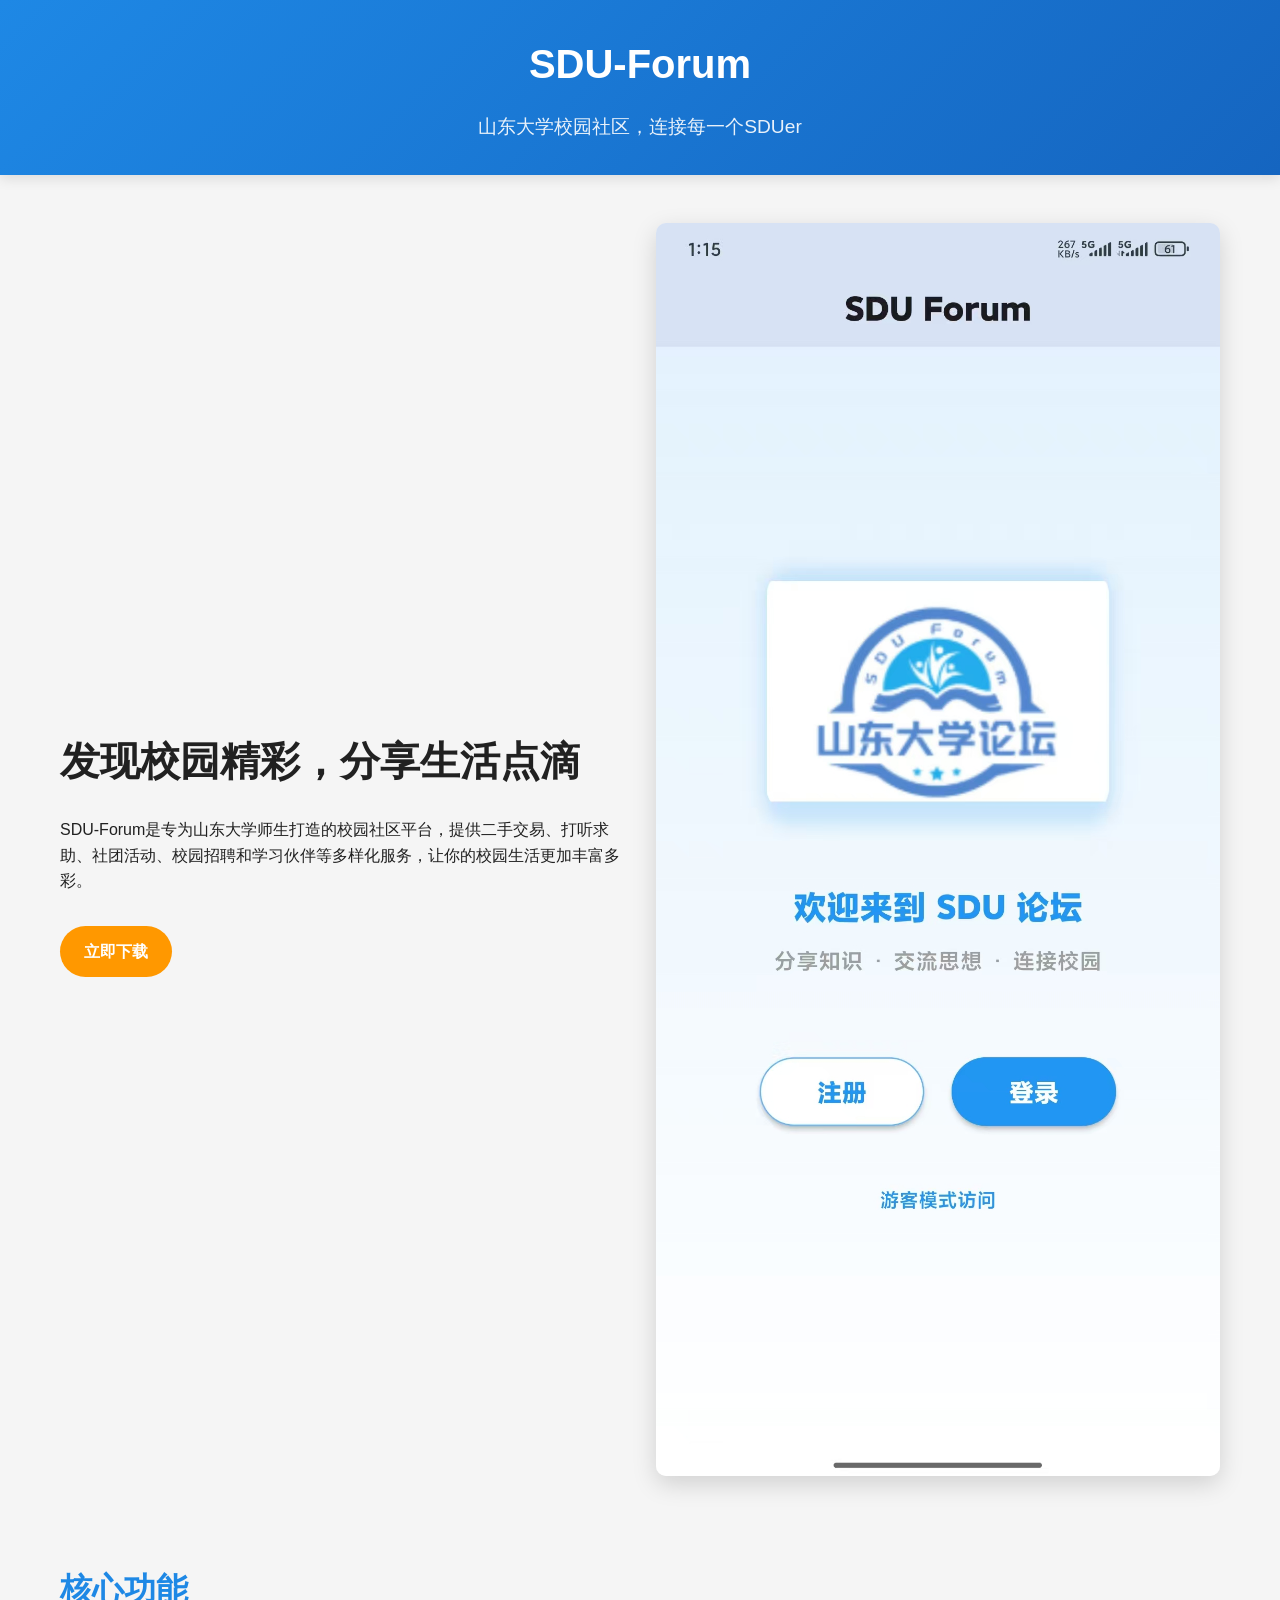
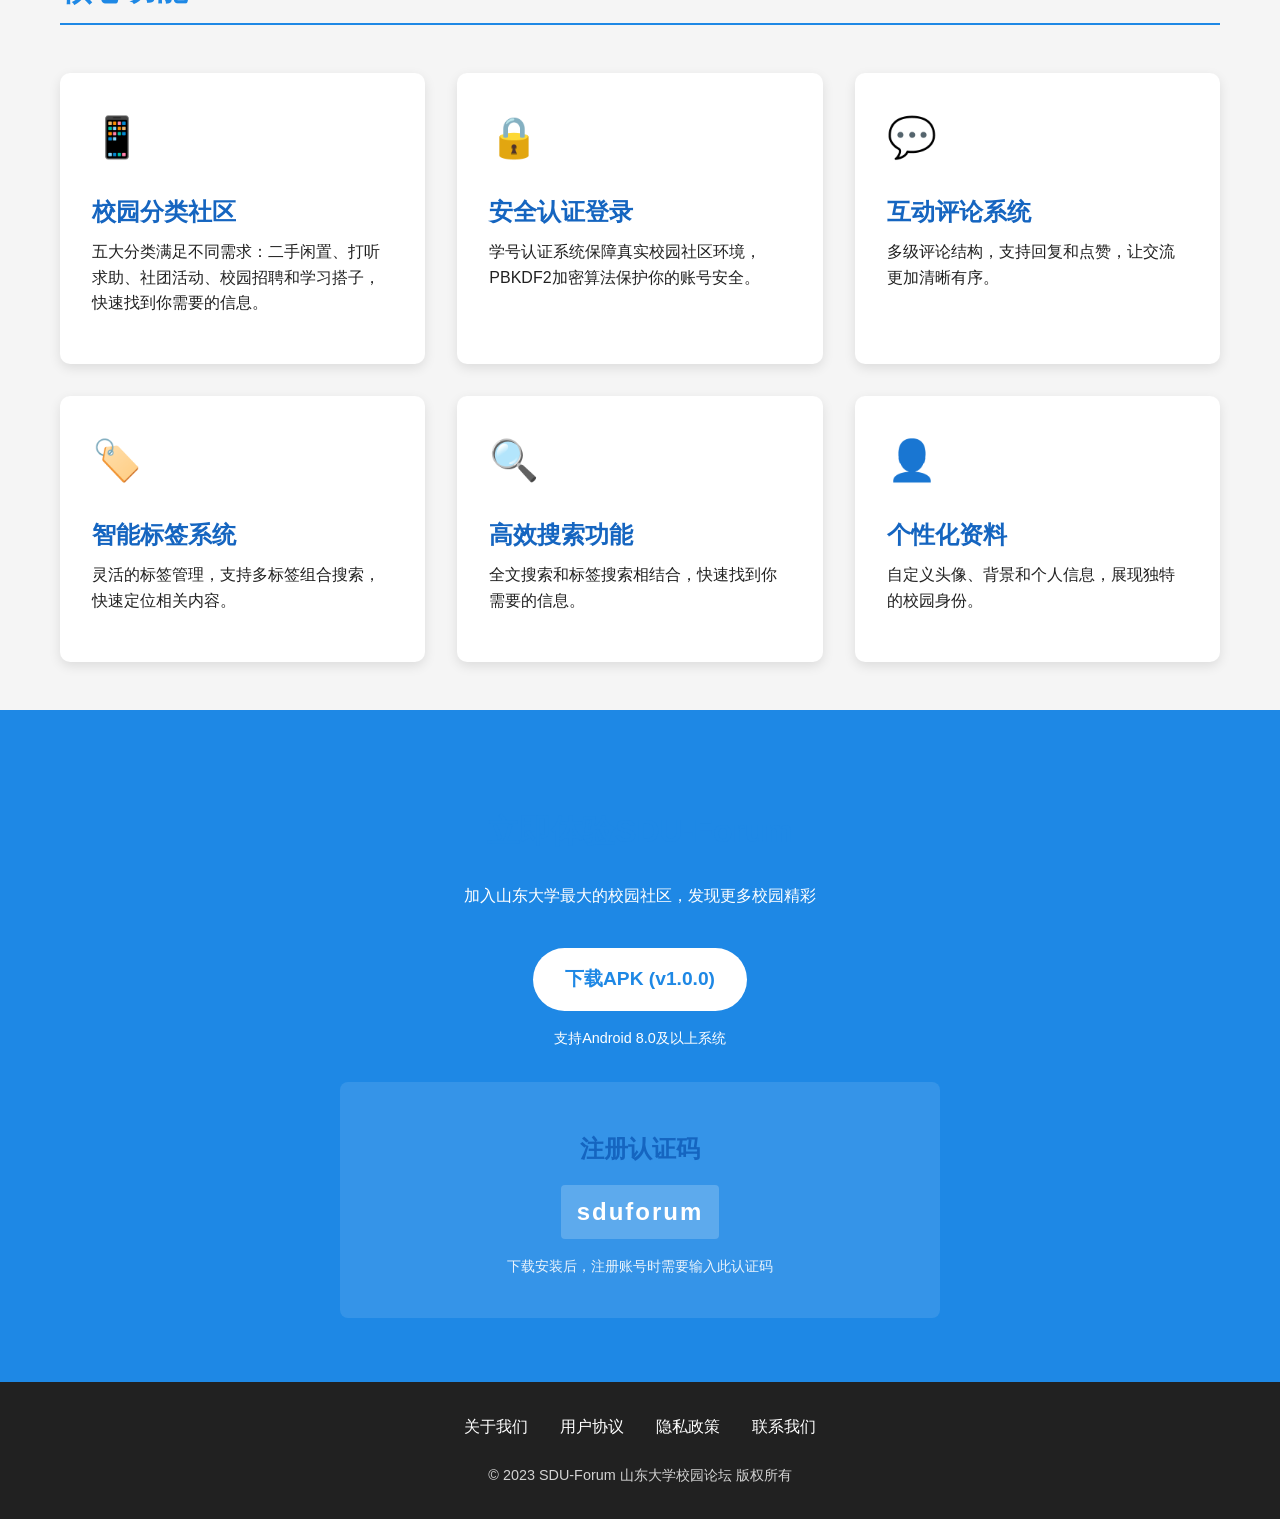
<file: 后台管理系统/前端/介绍与下载网页/index.html>
<!DOCTYPE html>
<html lang="zh-CN">

<head>
    <meta charset="UTF-8">
    <meta name="viewport" content="width=device-width, initial-scale=1.0">
    <title>SDU-Forum - 山东大学校园论坛</title>
    <style>
        :root {
            --primary-color: #1e88e5;
            --secondary-color: #1565c0;
            --accent-color: #ff9800;
            --light-color: #f5f5f5;
            --dark-color: #212121;
            --success-color: #4caf50;
            --danger-color: #f44336;
        }

        * {
            margin: 0;
            padding: 0;
            box-sizing: border-box;
            font-family: 'Segoe UI', Tahoma, Geneva, Verdana, sans-serif;
        }

        body {
            background-color: var(--light-color);
            color: var(--dark-color);
            line-height: 1.6;
        }

        header {
            background: linear-gradient(135deg, var(--primary-color), var(--secondary-color));
            color: white;
            padding: 2rem 0;
            text-align: center;
            box-shadow: 0 4px 12px rgba(0, 0, 0, 0.1);
        }

        .logo {
            font-size: 2.5rem;
            font-weight: bold;
            margin-bottom: 1rem;
        }

        .slogan {
            font-size: 1.2rem;
            opacity: 0.9;
        }

        .container {
            max-width: 1200px;
            margin: 0 auto;
            padding: 0 20px;
        }

        .hero {
            display: flex;
            align-items: center;
            justify-content: space-between;
            padding: 3rem 0;
        }

        .hero-text {
            flex: 1;
            padding-right: 2rem;
        }

        .hero-image {
            flex: 1;
            text-align: center;
        }

        .hero-image img {
            max-width: 100%;
            height: auto;
            border-radius: 10px;
            box-shadow: 0 8px 24px rgba(0, 0, 0, 0.15);
        }

        h1 {
            font-size: 2.5rem;
            margin-bottom: 1.5rem;
            color: var(--dark-color);
        }

        h2 {
            font-size: 2rem;
            margin: 2rem 0 1rem;
            color: var(--primary-color);
            border-bottom: 2px solid var(--primary-color);
            padding-bottom: 0.5rem;
        }

        h3 {
            font-size: 1.5rem;
            margin: 1.5rem 0 0.5rem;
            color: var(--secondary-color);
        }

        p {
            margin-bottom: 1rem;
        }

        .btn {
            display: inline-block;
            background-color: var(--primary-color);
            color: white;
            padding: 0.8rem 1.5rem;
            border-radius: 50px;
            text-decoration: none;
            font-weight: bold;
            margin-top: 1rem;
            transition: all 0.3s ease;
            border: none;
            cursor: pointer;
        }

        .btn:hover {
            background-color: var(--secondary-color);
            transform: translateY(-2px);
            box-shadow: 0 4px 8px rgba(0, 0, 0, 0.2);
        }

        .btn-accent {
            background-color: var(--accent-color);
        }

        .btn-accent:hover {
            background-color: #fb8c00;
        }

        .features {
            display: grid;
            grid-template-columns: repeat(auto-fit, minmax(300px, 1fr));
            gap: 2rem;
            margin: 3rem 0;
        }

        .feature-card {
            background-color: white;
            border-radius: 10px;
            padding: 2rem;
            box-shadow: 0 4px 12px rgba(0, 0, 0, 0.1);
            transition: transform 0.3s ease;
        }

        .feature-card:hover {
            transform: translateY(-5px);
            box-shadow: 0 8px 16px rgba(0, 0, 0, 0.15);
        }

        .feature-icon {
            font-size: 2.5rem;
            color: var(--primary-color);
            margin-bottom: 1rem;
        }

        .screenshots {
            display: grid;
            grid-template-columns: repeat(auto-fit, minmax(250px, 1fr));
            gap: 1.5rem;
            margin: 3rem 0;
        }

        .screenshot {
            border-radius: 8px;
            overflow: hidden;
            box-shadow: 0 4px 8px rgba(0, 0, 0, 0.1);
        }

        .screenshot img {
            width: 100%;
            height: auto;
            display: block;
            transition: transform 0.3s ease;
        }

        .screenshot:hover img {
            transform: scale(1.05);
        }

        .download-section {
            background-color: var(--primary-color);
            color: white;
            padding: 4rem 0;
            text-align: center;
            margin-top: 3rem;
        }

        .download-container {
            max-width: 600px;
            margin: 0 auto;
        }

        .download-btn {
            background-color: white;
            color: var(--primary-color);
            font-size: 1.2rem;
            padding: 1rem 2rem;
            margin-top: 1.5rem;
        }

        .download-btn:hover {
            background-color: #e3f2fd;
            color: var(--secondary-color);
        }

        .auth-code-box {
            background-color: rgba(255, 255, 255, 0.1);
            border-radius: 8px;
            padding: 1.5rem;
            margin-top: 2rem;
            text-align: center;
        }

        .auth-code {
            font-size: 1.5rem;
            font-weight: bold;
            letter-spacing: 2px;
            background-color: rgba(255, 255, 255, 0.2);
            padding: 0.5rem 1rem;
            border-radius: 4px;
            display: inline-block;
            margin: 0.5rem 0;
        }

        .auth-note {
            font-size: 0.9rem;
            opacity: 0.9;
            margin-top: 0.5rem;
        }

        footer {
            background-color: var(--dark-color);
            color: white;
            padding: 2rem 0;
            text-align: center;
        }

        .footer-links {
            display: flex;
            justify-content: center;
            gap: 2rem;
            margin-bottom: 1.5rem;
        }

        .footer-links a {
            color: white;
            text-decoration: none;
            transition: color 0.3s ease;
        }

        .footer-links a:hover {
            color: var(--accent-color);
        }

        .copyright {
            opacity: 0.8;
            font-size: 0.9rem;
        }

        @media (max-width: 768px) {
            .hero {
                flex-direction: column;
                text-align: center;
            }

            .hero-text {
                padding-right: 0;
                margin-bottom: 2rem;
            }

            .features {
                grid-template-columns: 1fr;
            }
        }
    </style>
</head>

<body>
    <header>
        <div class="container">
            <div class="logo">SDU-Forum</div>
            <div class="slogan">山东大学校园社区，连接每一个SDUer</div>
        </div>
    </header>

    <main class="container">
        <section class="hero">
            <div class="hero-text">
                <h1>发现校园精彩，分享生活点滴</h1>
                <p>SDU-Forum是专为山东大学师生打造的校园社区平台，提供二手交易、打听求助、社团活动、校园招聘和学习伙伴等多样化服务，让你的校园生活更加丰富多彩。</p>
                <a href="#download" class="btn btn-accent">立即下载</a>
            </div>
            <div class="hero-image">
                <img src="./img.jpg" alt="SDU-Forum应用截图">
            </div>
        </section>

        <section>
            <h2>核心功能</h2>
            <div class="features">
                <div class="feature-card">
                    <div class="feature-icon">📱</div>
                    <h3>校园分类社区</h3>
                    <p>五大分类满足不同需求：二手闲置、打听求助、社团活动、校园招聘和学习搭子，快速找到你需要的信息。</p>
                </div>
                <div class="feature-card">
                    <div class="feature-icon">🔒</div>
                    <h3>安全认证登录</h3>
                    <p>学号认证系统保障真实校园社区环境，PBKDF2加密算法保护你的账号安全。</p>
                </div>
                <div class="feature-card">
                    <div class="feature-icon">💬</div>
                    <h3>互动评论系统</h3>
                    <p>多级评论结构，支持回复和点赞，让交流更加清晰有序。</p>
                </div>
                <div class="feature-card">
                    <div class="feature-icon">🏷️</div>
                    <h3>智能标签系统</h3>
                    <p>灵活的标签管理，支持多标签组合搜索，快速定位相关内容。</p>
                </div>
                <div class="feature-card">
                    <div class="feature-icon">🔍</div>
                    <h3>高效搜索功能</h3>
                    <p>全文搜索和标签搜索相结合，快速找到你需要的信息。</p>
                </div>
                <div class="feature-card">
                    <div class="feature-icon">👤</div>
                    <h3>个性化资料</h3>
                    <p>自定义头像、背景和个人信息，展现独特的校园身份。</p>
                </div>
            </div>
        </section>
    </main>

    <section id="download" class="download-section">
        <div class="download-container">
            <h2>立即体验SDU-Forum</h2>
            <p>加入山东大学最大的校园社区，发现更多校园精彩</p>
            <a href="sdu-forum.apk" class="btn download-btn" download="SDU-Forum.apk">下载APK (v1.0.0)</a>
            <p style="margin-top: 1rem; font-size: 0.9rem;">支持Android 8.0及以上系统</p>

            <div class="auth-code-box">
                <h3>注册认证码</h3>
                <div class="auth-code">sduforum</div>
                <p class="auth-note">下载安装后，注册账号时需要输入此认证码</p>
            </div>
        </div>
    </section>

    <footer>
        <div class="container">
            <div class="footer-links">
                <a href="#">关于我们</a>
                <a href="#">用户协议</a>
                <a href="#">隐私政策</a>
                <a href="#">联系我们</a>
            </div>
            <div class="copyright">© 2023 SDU-Forum 山东大学校园论坛 版权所有</div>
        </div>
    </footer>
</body>

</html>
</file>
